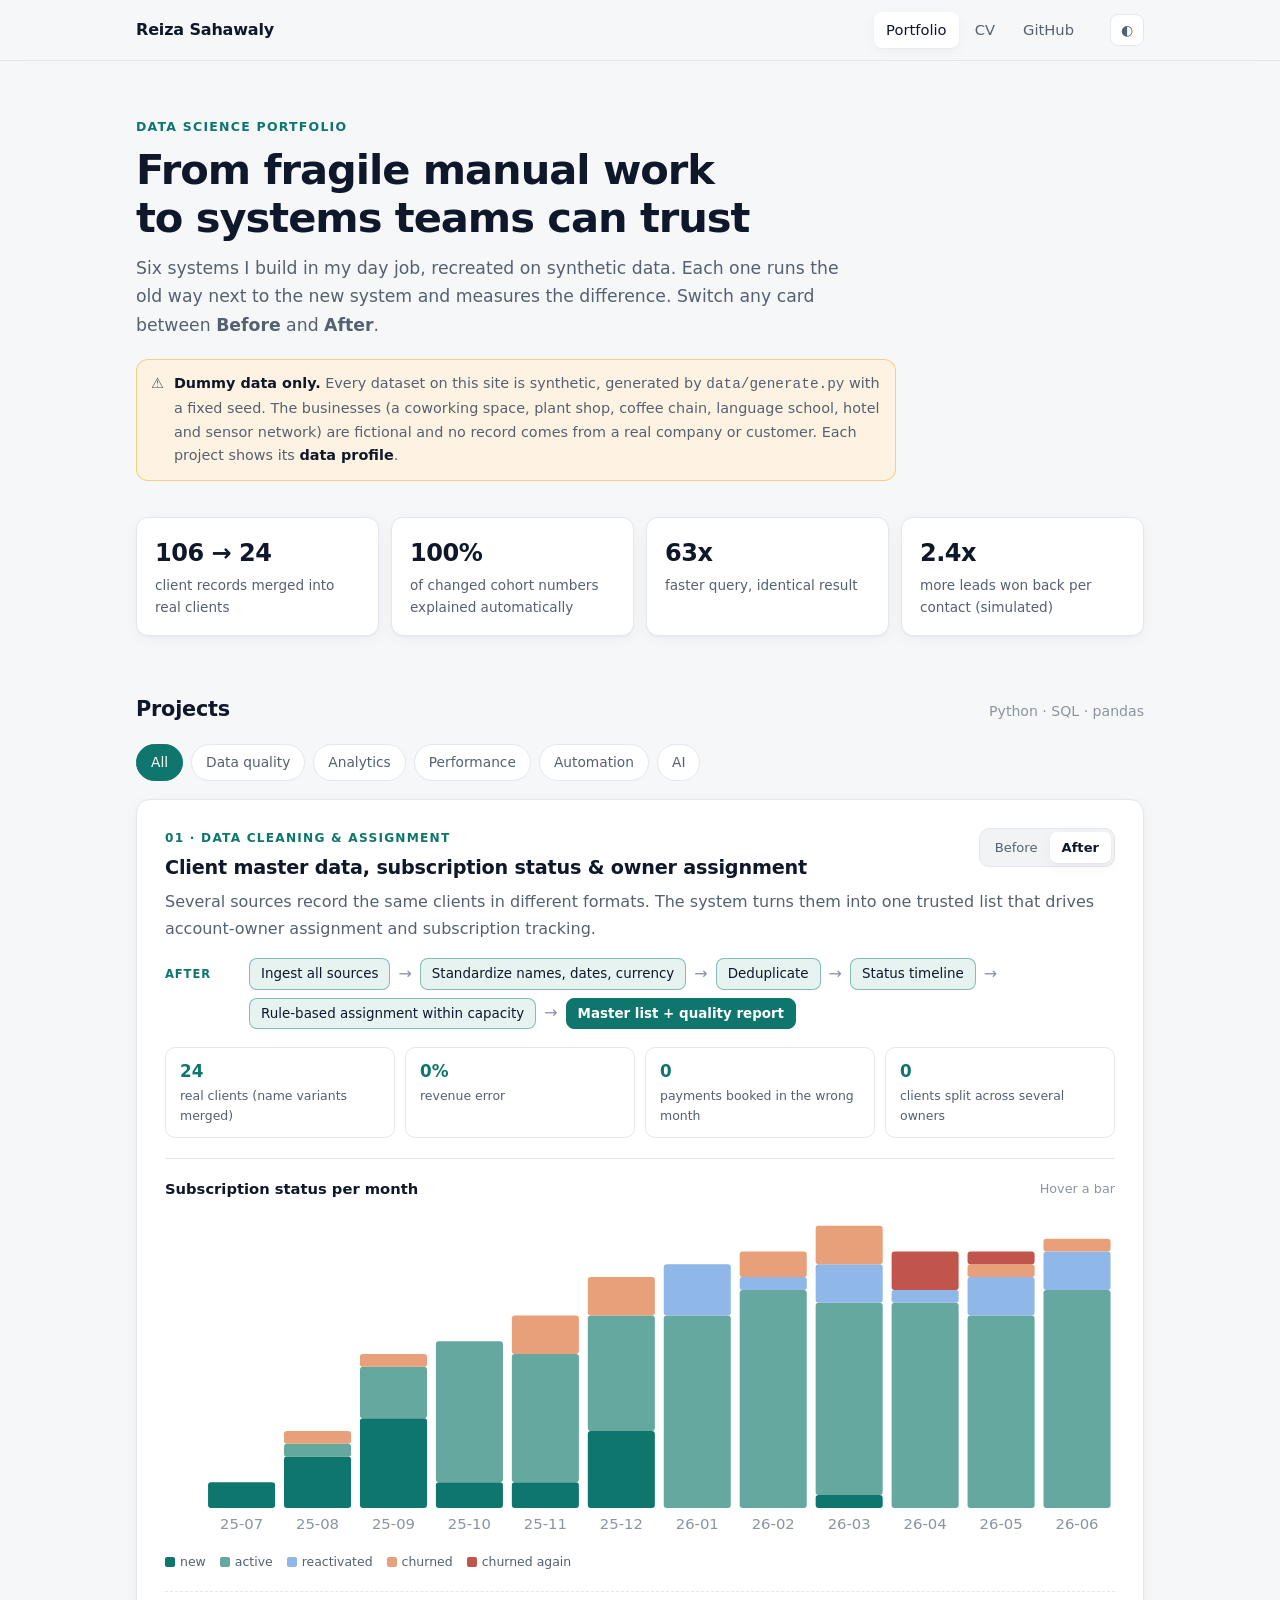
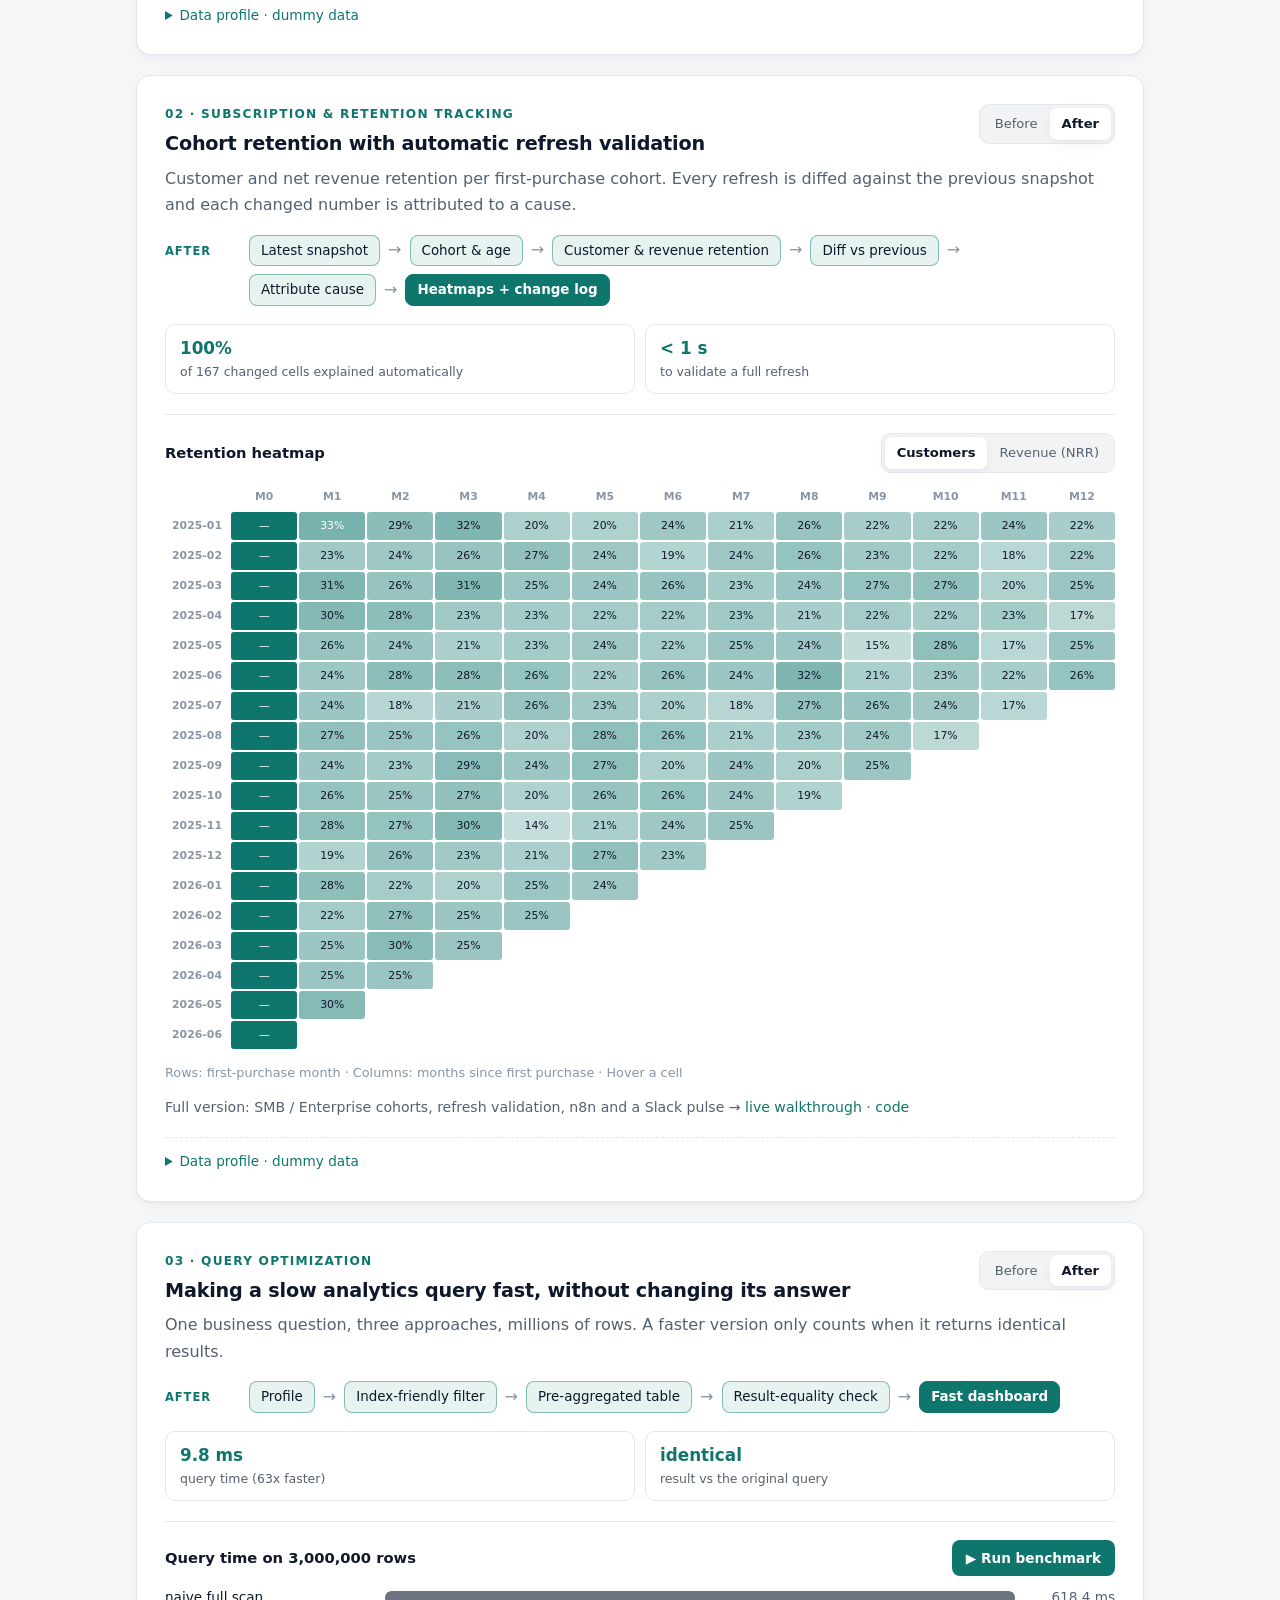
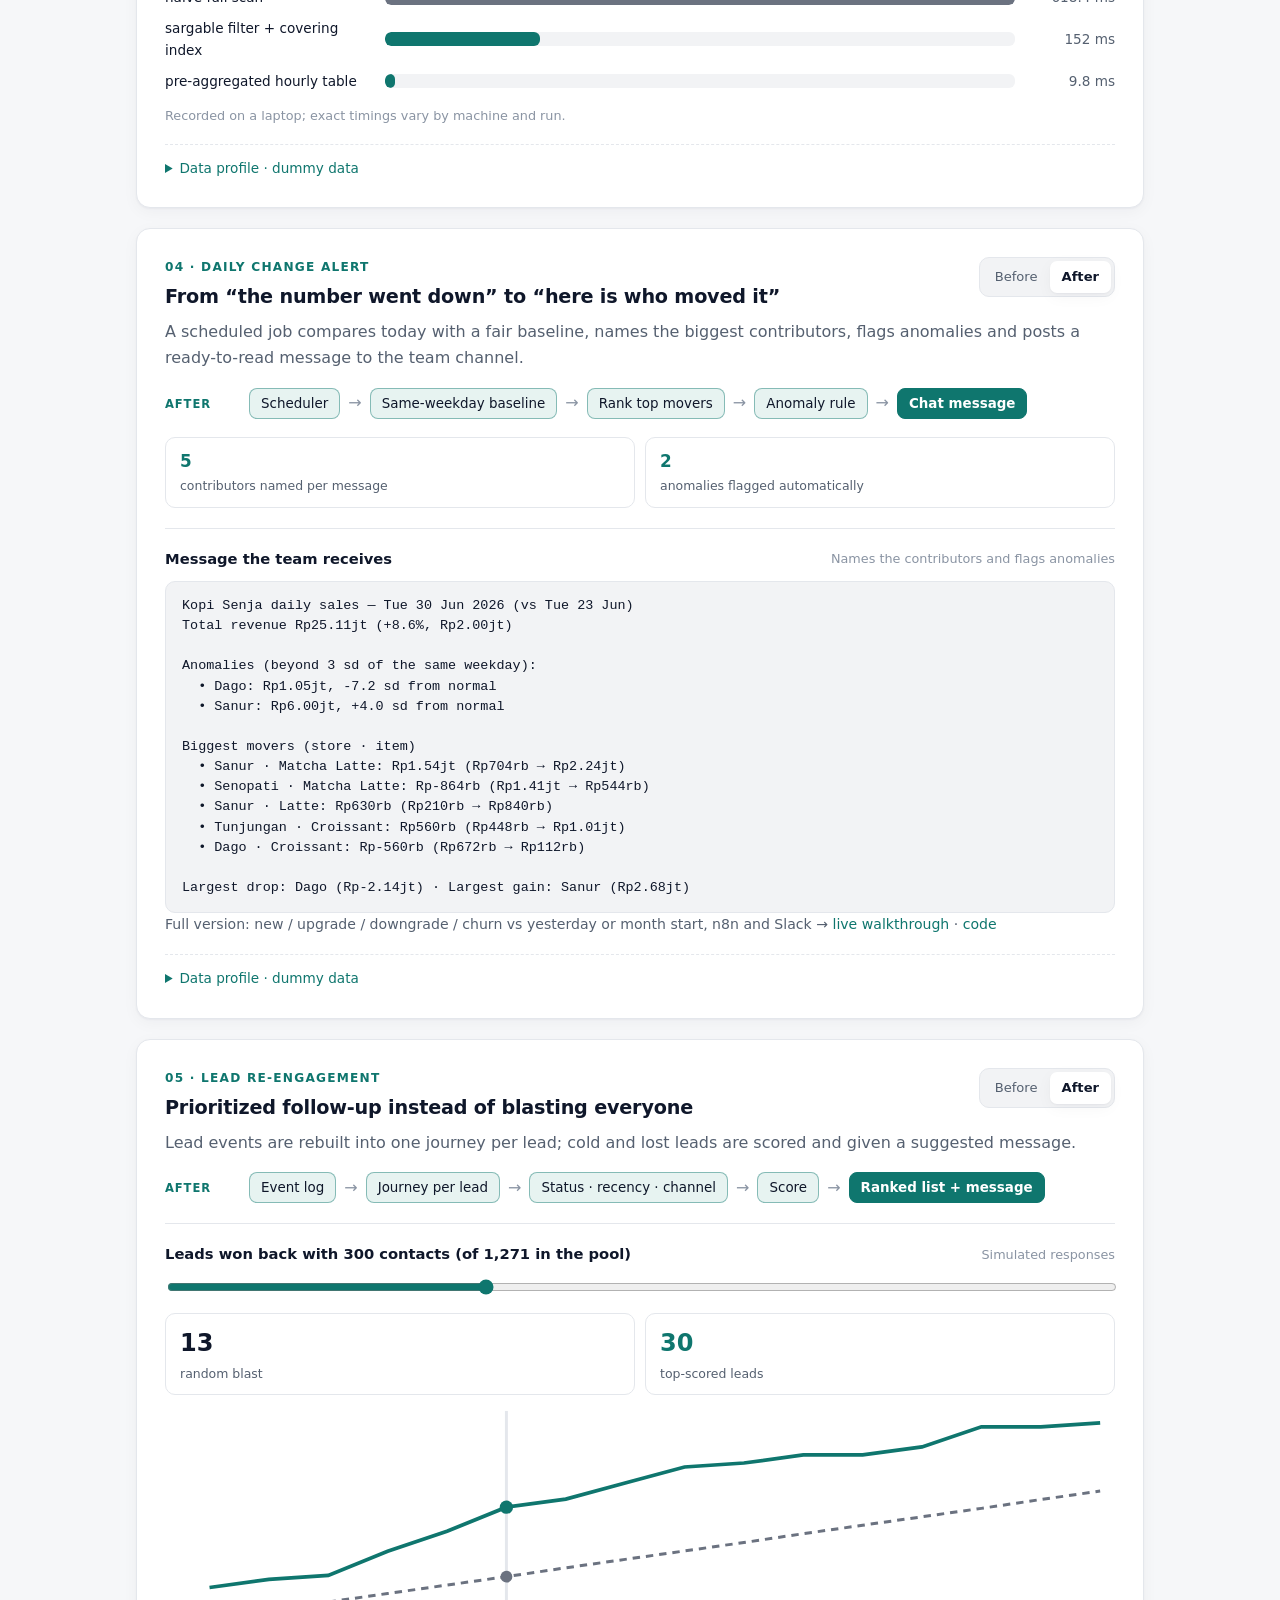
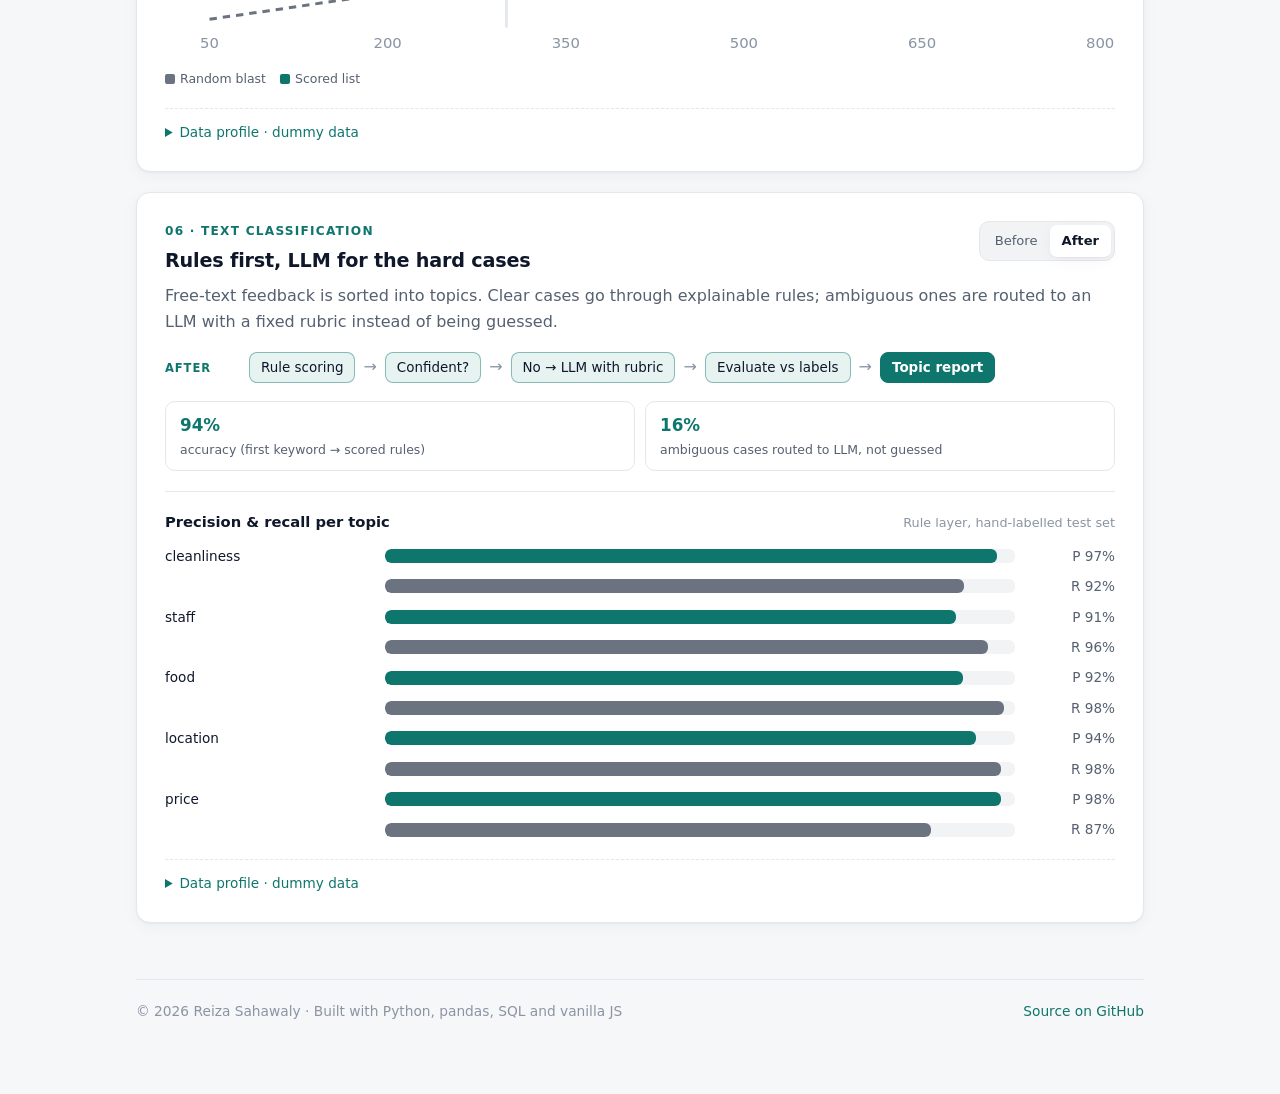
<file: docs/index.html>
<!doctype html>
<html lang="en">
<head>
<meta charset="utf-8">
<meta name="viewport" content="width=device-width, initial-scale=1">
<title>Reiza Sahawaly — Data Portfolio</title>
<meta name="description" content="Six data systems with measured before/after: data cleaning, subscription tracking, query optimization, alerting, lead scoring and LLM classification. Synthetic data.">
<link rel="stylesheet" href="style.css">
</head>
<body>
<div class="topbar"><div class="inner">
  <a class="brand" href="index.html">Reiza Sahawaly</a>
  <nav class="nav"><a class="active" href="index.html">Portfolio</a><a href="cv.html">CV</a><a href="https://github.com/reizaa/data-portfolio">GitHub</a></nav>
  <button class="theme-btn" id="theme" type="button" aria-label="Toggle dark mode">◐</button>
</div></div>

<main>
  <div class="eyebrow">Data Science Portfolio</div>
  <h1>From fragile manual work<br>to systems teams can trust</h1>
  <p class="lead">Six systems I build in my day job, recreated on synthetic data. Each one runs the old way next to the
     new system and measures the difference. Switch any card between <b>Before</b> and <b>After</b>.</p>
  <div class="dummy" role="note"><span>⚠️</span><div><b>Dummy data only.</b> Every dataset on this site is synthetic, generated by <code>data/generate.py</code> with a fixed seed. The businesses (a coworking space, plant shop, coffee chain, language school, hotel and sensor network) are fictional and no record comes from a real company or customer. Each project shows its <b>data profile</b>.</div></div>

  <div class="stats" id="stats"></div>

  <div class="section-title"><h2>Projects</h2><span>Python · SQL · pandas</span></div>
  <div class="filters" role="group" aria-label="Filter projects">
    <button class="chip" data-f="all" aria-pressed="true">All</button>
    <button class="chip" data-f="quality" aria-pressed="false">Data quality</button>
    <button class="chip" data-f="analytics" aria-pressed="false">Analytics</button>
    <button class="chip" data-f="performance" aria-pressed="false">Performance</button>
    <button class="chip" data-f="automation" aria-pressed="false">Automation</button>
    <button class="chip" data-f="ai" aria-pressed="false">AI</button>
  </div>

  <section class="grid" id="projects">

    <!-- 01 -->
    <article class="card" data-tags="quality automation" data-mode="after">
      <div class="card-head"><div><div class="num">01 · Data cleaning &amp; assignment</div>
        <h3>Client master data, subscription status &amp; owner assignment</h3></div>
        <div class="seg"><button data-m="before">Before</button><button data-m="after">After</button></div></div>
      <p>Several sources record the same clients in different formats. The system turns them into one trusted list that
         drives account-owner assignment and subscription tracking.</p>
      <div class="flow-row is-old"><div class="flow-label">BEFORE</div><ul class="flow old">
        <li><span class="box">Export each source</span></li><li><span class="box">Paste into one sheet</span></li>
        <li><span class="box">Lookup by hand</span></li><li><span class="box">Assign owners manually</span></li></ul></div>
      <p class="pain">Same client under several names · mixed formats · duplicates counted twice</p>
      <div class="flow-row is-new"><div class="flow-label new">AFTER</div><ul class="flow new">
        <li><span class="box">Ingest all sources</span></li><li><span class="box">Standardize names, dates, currency</span></li>
        <li><span class="box">Deduplicate</span></li><li><span class="box">Status timeline</span></li>
        <li><span class="box">Rule-based assignment within capacity</span></li><li><span class="box out">Master list + quality report</span></li></ul></div>
      <div class="impact" id="p01-impact"></div>
      <div class="viz"><div class="viz-head"><h4>Subscription status per month</h4><span class="hint">Hover a bar</span></div>
        <div id="p01-chart"></div><div class="legend" id="p01-legend"></div></div>
    <details class="profile"><summary>Data profile · dummy data</summary><div id="p01-profile"></div></details>
    </article>

    <!-- 02 -->
    <article class="card" data-tags="analytics automation" data-mode="after">
      <div class="card-head"><div><div class="num">02 · Subscription &amp; retention tracking</div>
        <h3>Cohort retention with automatic refresh validation</h3></div>
        <div class="seg"><button data-m="before">Before</button><button data-m="after">After</button></div></div>
      <p>Customer and net revenue retention per first-purchase cohort. Every refresh is diffed against the previous
         snapshot and each changed number is attributed to a cause.</p>
      <div class="flow-row is-old"><div class="flow-label">BEFORE</div><ul class="flow old">
        <li><span class="box">Rebuild cohort table</span></li><li><span class="box">Compare versions by eye</span></li>
        <li><span class="box">Ask around why numbers moved</span></li></ul></div>
      <p class="pain">Old cohorts change silently · no audit trail</p>
      <div class="flow-row is-new"><div class="flow-label new">AFTER</div><ul class="flow new">
        <li><span class="box">Latest snapshot</span></li><li><span class="box">Cohort &amp; age</span></li>
        <li><span class="box">Customer &amp; revenue retention</span></li><li><span class="box">Diff vs previous</span></li>
        <li><span class="box">Attribute cause</span></li><li><span class="box out">Heatmaps + change log</span></li></ul></div>
      <div class="impact" id="p02-impact"></div>
      <div class="viz"><div class="viz-head"><h4>Retention heatmap</h4>
        <div class="seg" id="p02-toggle"><button data-v="customer" aria-pressed="true">Customers</button><button data-v="revenue" aria-pressed="false">Revenue (NRR)</button></div></div>
        <div class="heat" id="p02-heat"></div><p class="hint">Rows: first-purchase month · Columns: months since first purchase · Hover a cell</p></div>
      <p class="more">Full version: SMB / Enterprise cohorts, refresh validation, n8n and a Slack pulse → <a href="https://reizaa.github.io/saas-cohort-retention/">live walkthrough</a> · <a href="https://github.com/reizaa/saas-cohort-retention">code</a></p>
    <details class="profile"><summary>Data profile · dummy data</summary><div id="p02-profile"></div></details>
    </article>

    <!-- 03 -->
    <article class="card" data-tags="performance" data-mode="after">
      <div class="card-head"><div><div class="num">03 · Query optimization</div>
        <h3>Making a slow analytics query fast, without changing its answer</h3></div>
        <div class="seg"><button data-m="before">Before</button><button data-m="after">After</button></div></div>
      <p>One business question, three approaches, millions of rows. A faster version only counts when it returns identical results.</p>
      <div class="flow-row is-old"><div class="flow-label">BEFORE</div><ul class="flow old">
        <li><span class="box">Function on filter column</span></li><li><span class="box">Full table scan</span></li><li><span class="box">Slow dashboard</span></li></ul></div>
      <div class="flow-row is-new"><div class="flow-label new">AFTER</div><ul class="flow new">
        <li><span class="box">Profile</span></li><li><span class="box">Index-friendly filter</span></li><li><span class="box">Pre-aggregated table</span></li>
        <li><span class="box">Result-equality check</span></li><li><span class="box out">Fast dashboard</span></li></ul></div>
      <div class="impact" id="p03-impact"></div>
      <div class="viz"><div class="viz-head"><h4 id="p03-q">Query time</h4><button class="btn" id="p03-run">▶ Run benchmark</button></div>
        <div class="bars" id="p03-bars"></div><p class="hint">Recorded on a laptop; exact timings vary by machine and run.</p></div>
    <details class="profile"><summary>Data profile · dummy data</summary><div id="p03-profile"></div></details>
    </article>

    <!-- 04 -->
    <article class="card" data-tags="automation analytics" data-mode="after">
      <div class="card-head"><div><div class="num">04 · Daily change alert</div>
        <h3>From “the number went down” to “here is who moved it”</h3></div>
        <div class="seg"><button data-m="before">Before</button><button data-m="after">After</button></div></div>
      <p>A scheduled job compares today with a fair baseline, names the biggest contributors, flags anomalies and posts a
         ready-to-read message to the team channel.</p>
      <div class="flow-row is-old"><div class="flow-label">BEFORE</div><ul class="flow old">
        <li><span class="box">Daily total posted</span></li><li><span class="box">Team asks why</span></li><li><span class="box">Analyst digs manually</span></li></ul></div>
      <div class="flow-row is-new"><div class="flow-label new">AFTER</div><ul class="flow new">
        <li><span class="box">Scheduler</span></li><li><span class="box">Same-weekday baseline</span></li><li><span class="box">Rank top movers</span></li>
        <li><span class="box">Anomaly rule</span></li><li><span class="box out">Chat message</span></li></ul></div>
      <div class="impact" id="p04-impact"></div>
      <div class="viz"><div class="viz-head"><h4>Message the team receives</h4><span class="hint" id="p04-hint"></span></div>
        <pre class="msg" id="p04-msg"></pre></div>
      <p class="more">Full version: new / upgrade / downgrade / churn vs yesterday or month start, n8n and Slack → <a href="https://reizaa.github.io/revenue-change-tracker/">live walkthrough</a> · <a href="https://github.com/reizaa/revenue-change-tracker">code</a></p>
    <details class="profile"><summary>Data profile · dummy data</summary><div id="p04-profile"></div></details>
    </article>

    <!-- 05 -->
    <article class="card" data-tags="analytics automation" data-mode="after">
      <div class="card-head"><div><div class="num">05 · Lead re-engagement</div>
        <h3>Prioritized follow-up instead of blasting everyone</h3></div>
        <div class="seg"><button data-m="before">Before</button><button data-m="after">After</button></div></div>
      <p>Lead events are rebuilt into one journey per lead; cold and lost leads are scored and given a suggested message.</p>
      <div class="flow-row is-old"><div class="flow-label">BEFORE</div><ul class="flow old">
        <li><span class="box">Export all non-buyers</span></li><li><span class="box">Blast the same message</span></li></ul></div>
      <div class="flow-row is-new"><div class="flow-label new">AFTER</div><ul class="flow new">
        <li><span class="box">Event log</span></li><li><span class="box">Journey per lead</span></li><li><span class="box">Status · recency · channel</span></li>
        <li><span class="box">Score</span></li><li><span class="box out">Ranked list + message</span></li></ul></div>
      <div class="viz"><div class="viz-head"><h4>How many come back for a given outreach budget?</h4><span class="hint">Simulated responses</span></div>
        <input type="range" class="slider" id="p05-range" min="0" max="15" value="5" aria-label="Outreach budget">
        <div class="compare">
          <div class="metric"><div class="v" id="p05-rand"></div><div class="k">random blast</div></div>
          <div class="metric"><div class="v" id="p05-score" style="color:var(--accent)"></div><div class="k">top-scored leads</div></div>
        </div>
        <div id="p05-chart"></div><div class="legend"><span><i style="background:var(--old-text)"></i>Random blast</span><span><i style="background:var(--accent)"></i>Scored list</span></div></div>
    <details class="profile"><summary>Data profile · dummy data</summary><div id="p05-profile"></div></details>
    </article>

    <!-- 06 -->
    <article class="card" data-tags="ai quality" data-mode="after">
      <div class="card-head"><div><div class="num">06 · Text classification</div>
        <h3>Rules first, LLM for the hard cases</h3></div>
        <div class="seg"><button data-m="before">Before</button><button data-m="after">After</button></div></div>
      <p>Free-text feedback is sorted into topics. Clear cases go through explainable rules; ambiguous ones are routed to an
         LLM with a fixed rubric instead of being guessed.</p>
      <div class="flow-row is-old"><div class="flow-label">BEFORE</div><ul class="flow old">
        <li><span class="box">First keyword wins</span></li><li><span class="box">Silent mistakes</span></li></ul></div>
      <div class="flow-row is-new"><div class="flow-label new">AFTER</div><ul class="flow new">
        <li><span class="box">Rule scoring</span></li><li><span class="box">Confident?</span></li><li><span class="box">No → LLM with rubric</span></li>
        <li><span class="box">Evaluate vs labels</span></li><li><span class="box out">Topic report</span></li></ul></div>
      <div class="impact" id="p06-impact"></div>
      <div class="viz"><div class="viz-head"><h4>Precision &amp; recall per topic</h4><span class="hint">Rule layer, hand-labelled test set</span></div>
        <div class="bars" id="p06-bars"></div></div>
    <details class="profile"><summary>Data profile · dummy data</summary><div id="p06-profile"></div></details>
    </article>
  </section>

  <footer><span>© 2026 Reiza Sahawaly · Built with Python, pandas, SQL and vanilla JS</span>
    <a href="https://github.com/reizaa/data-portfolio">Source on GitHub</a></footer>
</main>
<div class="tip" id="tip"></div>
<script src="data.js"></script>
<script src="app.js"></script>
</body>
</html>
</file>
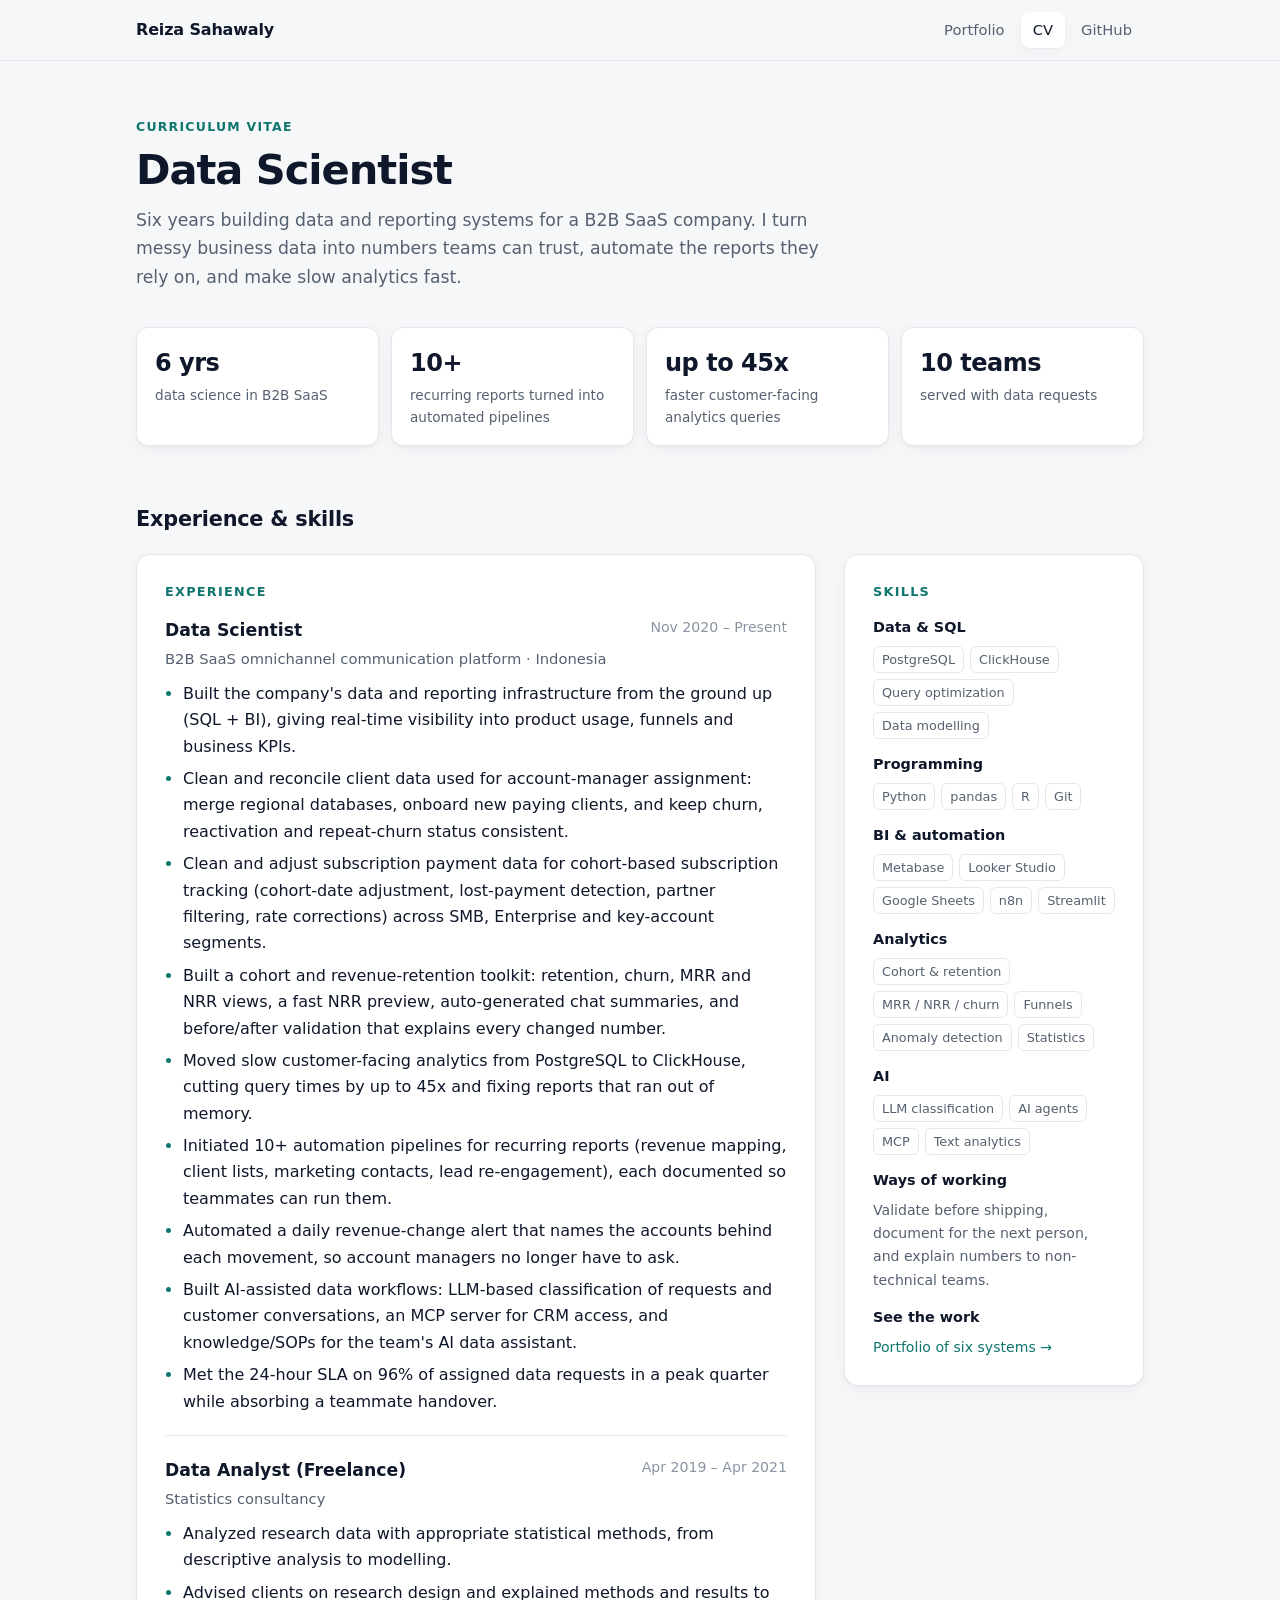
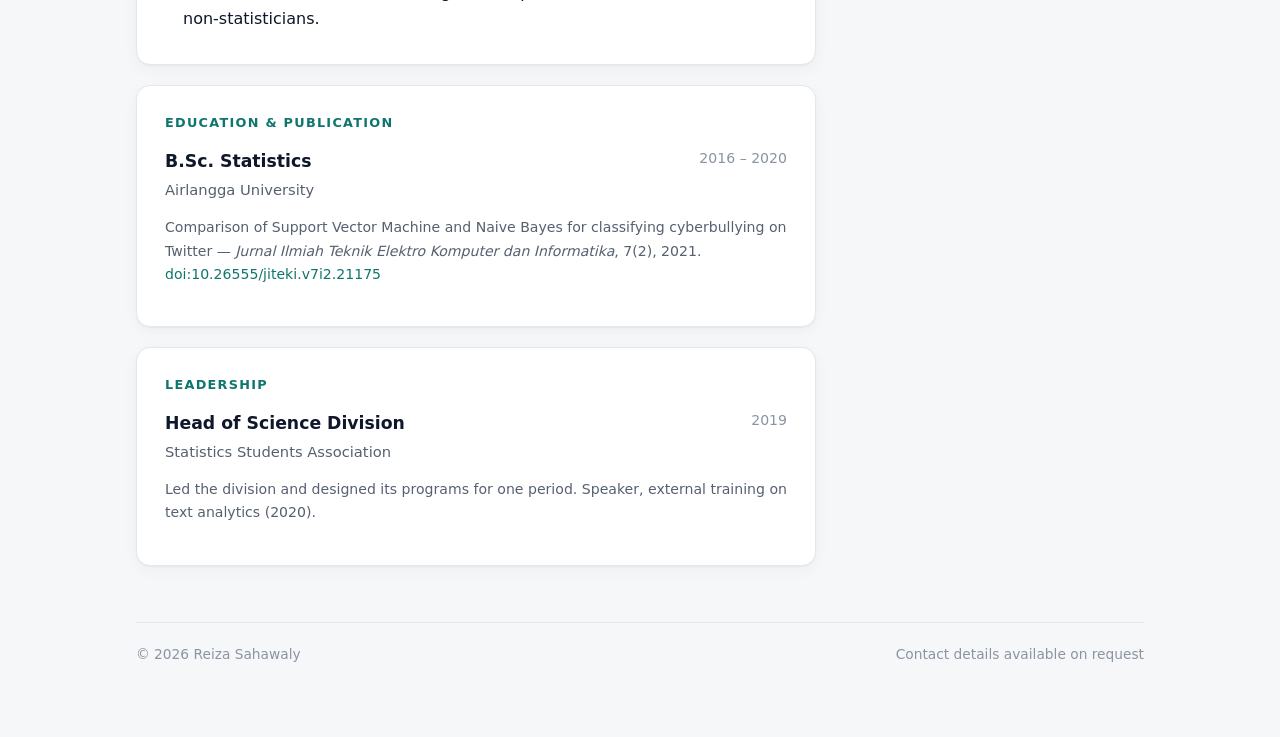
<file: docs/cv.html>
<!doctype html>
<html lang="en">
<head>
<meta charset="utf-8">
<meta name="viewport" content="width=device-width, initial-scale=1">
<title>Reiza Sahawaly — CV</title>
<meta name="description" content="Data Scientist: data cleaning and reconciliation, subscription and retention tracking, query optimization, reporting automation.">
<link rel="stylesheet" href="style.css">
<script>try { var t = localStorage.getItem("theme"); if (t) document.documentElement.dataset.theme = t; } catch (e) {}</script>
</head>
<body>
<div class="topbar"><div class="inner">
  <a class="brand" href="index.html">Reiza Sahawaly</a>
  <nav class="nav"><a href="index.html">Portfolio</a><a class="active" href="cv.html">CV</a><a href="https://github.com/reizaa/data-portfolio">GitHub</a></nav>
</div></div>

<main>
  <div class="eyebrow">Curriculum Vitae</div>
  <h1>Data Scientist</h1>
  <p class="lead">Six years building data and reporting systems for a B2B SaaS company. I turn messy business data into
     numbers teams can trust, automate the reports they rely on, and make slow analytics fast.</p>

  <div class="stats">
    <div class="stat"><div class="v">6 yrs</div><div class="k">data science in B2B SaaS</div></div>
    <div class="stat"><div class="v">10+</div><div class="k">recurring reports turned into automated pipelines</div></div>
    <div class="stat"><div class="v">up to 45x</div><div class="k">faster customer-facing analytics queries</div></div>
    <div class="stat"><div class="v">10 teams</div><div class="k">served with data requests</div></div>
  </div>

  <div class="section-title"><h2>Experience &amp; skills</h2></div>
  <div class="cv-grid">
    <div>
      <section class="cv-block">
        <h2>Experience</h2>
        <div class="job">
          <div class="role"><h3>Data Scientist</h3><span class="when">Nov 2020 – Present</span></div>
          <div class="org">B2B SaaS omnichannel communication platform · Indonesia</div>
          <ul>
            <li>Built the company's data and reporting infrastructure from the ground up (SQL + BI), giving real-time visibility into product usage, funnels and business KPIs.</li>
            <li>Clean and reconcile client data used for account-manager assignment: merge regional databases, onboard new paying clients, and keep churn, reactivation and repeat-churn status consistent.</li>
            <li>Clean and adjust subscription payment data for cohort-based subscription tracking (cohort-date adjustment, lost-payment detection, partner filtering, rate corrections) across SMB, Enterprise and key-account segments.</li>
            <li>Built a cohort and revenue-retention toolkit: retention, churn, MRR and NRR views, a fast NRR preview, auto-generated chat summaries, and before/after validation that explains every changed number.</li>
            <li>Moved slow customer-facing analytics from PostgreSQL to ClickHouse, cutting query times by up to 45x and fixing reports that ran out of memory.</li>
            <li>Initiated 10+ automation pipelines for recurring reports (revenue mapping, client lists, marketing contacts, lead re-engagement), each documented so teammates can run them.</li>
            <li>Automated a daily revenue-change alert that names the accounts behind each movement, so account managers no longer have to ask.</li>
            <li>Built AI-assisted data workflows: LLM-based classification of requests and customer conversations, an MCP server for CRM access, and knowledge/SOPs for the team's AI data assistant.</li>
            <li>Met the 24-hour SLA on 96% of assigned data requests in a peak quarter while absorbing a teammate handover.</li>
          </ul>
        </div>
        <div class="job">
          <div class="role"><h3>Data Analyst (Freelance)</h3><span class="when">Apr 2019 – Apr 2021</span></div>
          <div class="org">Statistics consultancy</div>
          <ul>
            <li>Analyzed research data with appropriate statistical methods, from descriptive analysis to modelling.</li>
            <li>Advised clients on research design and explained methods and results to non-statisticians.</li>
          </ul>
        </div>
      </section>

      <section class="cv-block">
        <h2>Education &amp; publication</h2>
        <div class="role"><h3>B.Sc. Statistics</h3><span class="when">2016 – 2020</span></div>
        <div class="org">Airlangga University</div>
        <p class="small">Comparison of Support Vector Machine and Naive Bayes for classifying cyberbullying on Twitter —
           <em>Jurnal Ilmiah Teknik Elektro Komputer dan Informatika</em>, 7(2), 2021.
           <a href="https://doi.org/10.26555/jiteki.v7i2.21175">doi:10.26555/jiteki.v7i2.21175</a></p>
      </section>

      <section class="cv-block">
        <h2>Leadership</h2>
        <div class="role"><h3>Head of Science Division</h3><span class="when">2019</span></div>
        <div class="org">Statistics Students Association</div>
        <p class="small">Led the division and designed its programs for one period. Speaker, external training on text analytics (2020).</p>
      </section>
    </div>

    <aside class="cv-block side">
      <h2>Skills</h2>
      <h4>Data &amp; SQL</h4>
      <div class="chips"><span>PostgreSQL</span><span>ClickHouse</span><span>Query optimization</span><span>Data modelling</span></div>
      <h4>Programming</h4>
      <div class="chips"><span>Python</span><span>pandas</span><span>R</span><span>Git</span></div>
      <h4>BI &amp; automation</h4>
      <div class="chips"><span>Metabase</span><span>Looker Studio</span><span>Google Sheets</span><span>n8n</span><span>Streamlit</span></div>
      <h4>Analytics</h4>
      <div class="chips"><span>Cohort &amp; retention</span><span>MRR / NRR / churn</span><span>Funnels</span><span>Anomaly detection</span><span>Statistics</span></div>
      <h4>AI</h4>
      <div class="chips"><span>LLM classification</span><span>AI agents</span><span>MCP</span><span>Text analytics</span></div>
      <h4>Ways of working</h4>
      <p class="small" style="margin:0">Validate before shipping, document for the next person, and explain numbers to non-technical teams.</p>
      <h4>See the work</h4>
      <p class="small" style="margin:0"><a href="index.html">Portfolio of six systems →</a></p>
    </aside>
  </div>

  <footer><span>© 2026 Reiza Sahawaly</span><span>Contact details available on request</span></footer>
</main>
</body>
</html>
</file>
<file: docs/style.css>
:root {
  --bg: #f6f7f9; --surface: #ffffff; --text: #0f172a; --muted: #556070; --faint: #8a94a3;
  --border: #e4e7ec; --accent: #0f766e; --accent-soft: #e7f3f1;
  --old: #f2f3f5; --old-text: #6b7280; --old-border: #cfd4db;
  --radius: 14px; --shadow: 0 1px 2px rgba(15,23,42,.04), 0 4px 16px rgba(15,23,42,.04);
}
@media (prefers-color-scheme: dark) {
  :root:not([data-theme="light"]) {
    --bg: #0d1014; --surface: #151a20; --text: #e7ebf0; --muted: #a2acba; --faint: #7a8494;
    --border: #252c35; --accent: #34d3be; --accent-soft: #10302c;
    --old: #1b2027; --old-text: #8b94a2; --old-border: #333b46; --shadow: none;
  }
}
:root[data-theme="dark"] {
  --bg: #0d1014; --surface: #151a20; --text: #e7ebf0; --muted: #a2acba; --faint: #7a8494;
  --border: #252c35; --accent: #34d3be; --accent-soft: #10302c;
  --old: #1b2027; --old-text: #8b94a2; --old-border: #333b46; --shadow: none;
}
* { box-sizing: border-box; }
html { -webkit-text-size-adjust: 100%; }
body { margin: 0; background: var(--bg); color: var(--text);
       font: 16px/1.65 Inter, system-ui, -apple-system, "Segoe UI", Roboto, sans-serif; }
a { color: var(--accent); text-decoration: none; }
a:hover { text-decoration: underline; }

/* top bar */
.topbar { position: sticky; top: 0; z-index: 10; background: color-mix(in srgb, var(--bg) 88%, transparent);
          backdrop-filter: saturate(1.4) blur(8px); border-bottom: 1px solid var(--border); }
.topbar .inner { max-width: 1040px; margin: 0 auto; padding: 12px 16px; display: flex; align-items: center; gap: 20px; }
.brand { font-weight: 700; letter-spacing: -.01em; color: var(--text); }
.nav { display: flex; gap: 4px; margin-left: auto; }
.nav a { color: var(--muted); padding: 6px 12px; border-radius: 8px; font-size: .92rem; }
.nav a:hover { background: var(--surface); text-decoration: none; color: var(--text); }
.nav a.active { color: var(--text); background: var(--surface); box-shadow: var(--shadow); }

main { max-width: 1040px; margin: 0 auto; padding: 56px 16px 72px; }
.eyebrow { color: var(--accent); font-weight: 700; font-size: .78rem; letter-spacing: .1em; text-transform: uppercase; }
h1 { font-size: clamp(1.9rem, 4vw, 2.6rem); line-height: 1.15; letter-spacing: -.025em; margin: 8px 0 12px; }
.lead { color: var(--muted); font-size: 1.08rem; max-width: 720px; margin: 0; }
.pill { display: inline-flex; align-items: center; gap: 6px; font-size: .82rem; background: var(--accent-soft); color: var(--accent);
        padding: 5px 12px; border-radius: 999px; margin-top: 18px; font-weight: 500; }
.tags { display: flex; flex-wrap: wrap; gap: 8px; margin: 22px 0 0; padding: 0; list-style: none; }
.tags li { border: 1px solid var(--border); background: var(--surface); border-radius: 8px; padding: 4px 10px; font-size: .84rem; color: var(--muted); }

.section-title { display: flex; align-items: baseline; justify-content: space-between; gap: 12px; margin: 56px 0 18px; }
.section-title h2 { font-size: 1.3rem; margin: 0; letter-spacing: -.01em; }
.section-title span { color: var(--faint); font-size: .88rem; }

/* summary stats */
.stats { display: grid; grid-template-columns: repeat(auto-fit, minmax(200px, 1fr)); gap: 12px; margin-top: 36px; }
.stat { background: var(--surface); border: 1px solid var(--border); border-radius: 12px; padding: 16px 18px; box-shadow: var(--shadow); }
.stat .v { font-size: 1.5rem; font-weight: 700; letter-spacing: -.02em; }
.stat .k { color: var(--muted); font-size: .85rem; }

/* project cards */
.grid { display: grid; gap: 20px; }
.card { background: var(--surface); border: 1px solid var(--border); border-radius: var(--radius); padding: 28px; box-shadow: var(--shadow); }
.card .num { color: var(--accent); font-weight: 700; font-size: .76rem; letter-spacing: .1em; text-transform: uppercase; }
.card h3 { margin: 4px 0 6px; font-size: 1.2rem; letter-spacing: -.01em; }
.card > p { margin: 0 0 16px; color: var(--muted); }
.card .code { font-size: .85rem; margin-top: 16px; }

.flow-row { display: grid; grid-template-columns: 74px 1fr; gap: 10px; align-items: start; margin: 10px 0; }
.flow-label { font-size: .72rem; font-weight: 700; letter-spacing: .08em; padding-top: 7px; color: var(--faint); }
.flow-label.new { color: var(--accent); }
.flow { display: flex; flex-wrap: wrap; gap: 8px 0; align-items: center; margin: 0; padding: 0; list-style: none; }
.flow li { display: flex; align-items: center; }
.flow li:not(:last-child)::after { content: "→"; margin: 0 8px; color: var(--faint); }
.box { padding: 6px 11px; border-radius: 8px; font-size: .84rem; line-height: 1.3; }
.old .box { background: var(--old); color: var(--old-text); border: 1px dashed var(--old-border); }
.new .box { background: var(--accent-soft); color: var(--text); border: 1px solid color-mix(in srgb, var(--accent) 45%, transparent); }
.new .box.out { background: var(--accent); color: var(--surface); border-color: var(--accent); font-weight: 600; }
.pain { font-size: .8rem; color: var(--old-text); margin: 0 0 4px 84px; font-style: italic; }

.impact { display: grid; grid-template-columns: repeat(auto-fit, minmax(190px, 1fr)); gap: 10px; margin-top: 18px; }
.metric { border: 1px solid var(--border); border-radius: 10px; padding: 10px 14px; }
.metric .v { font-size: 1.05rem; font-weight: 700; }
.metric .v s { color: var(--faint); font-weight: 400; margin-right: 8px; }
.metric .v b { color: var(--accent); }
.metric .k { font-size: .78rem; color: var(--muted); }
details { margin-top: 16px; }
summary { cursor: pointer; color: var(--accent); font-size: .9rem; }
img { width: 100%; height: auto; border-radius: 10px; border: 1px solid var(--border); background: #fff; margin-top: 10px; }

/* CV */
.cv-grid { display: grid; grid-template-columns: 1fr 300px; gap: 28px; align-items: start; }
.cv-block { background: var(--surface); border: 1px solid var(--border); border-radius: var(--radius); padding: 26px 28px; box-shadow: var(--shadow); }
.cv-block + .cv-block { margin-top: 20px; }
.cv-block h2 { font-size: .8rem; letter-spacing: .1em; text-transform: uppercase; color: var(--accent); margin: 0 0 14px; }
.role { display: flex; justify-content: space-between; gap: 12px; flex-wrap: wrap; }
.role h3 { margin: 0; font-size: 1.08rem; }
.role .when { color: var(--faint); font-size: .88rem; white-space: nowrap; }
.org { color: var(--muted); font-size: .92rem; margin: 2px 0 10px; }
.cv-block ul { margin: 0; padding-left: 18px; }
.cv-block li { margin: 6px 0; }
.cv-block li::marker { color: var(--accent); }
.job + .job { border-top: 1px solid var(--border); margin-top: 20px; padding-top: 20px; }
.side h4 { margin: 14px 0 6px; font-size: .9rem; }
.side h4:first-of-type { margin-top: 0; }
.chips { display: flex; flex-wrap: wrap; gap: 6px; }
.chips span { font-size: .8rem; border: 1px solid var(--border); border-radius: 6px; padding: 2px 8px; color: var(--muted); }
.small { font-size: .88rem; color: var(--muted); }

footer { margin-top: 56px; padding-top: 20px; border-top: 1px solid var(--border); color: var(--faint); font-size: .86rem;
         display: flex; justify-content: space-between; gap: 12px; flex-wrap: wrap; }

@media (max-width: 820px) { .cv-grid { grid-template-columns: 1fr; } }
@media (max-width: 560px) {
  main { padding-top: 36px; }
  .card, .cv-block { padding: 20px; }
  .flow-row { grid-template-columns: 1fr; gap: 4px; }
  .flow-label { padding-top: 0; }
  .pain { margin-left: 0; }
  .topbar .inner { gap: 8px; }
  .nav a { padding: 6px 8px; }
}
@media print {
  .topbar, footer { display: none; }
  body { background: #fff; }
  .card, .cv-block { box-shadow: none; break-inside: avoid; }
}

/* ---- interactive components ---- */
.filters { display: flex; flex-wrap: wrap; gap: 8px; margin: 0 0 18px; }
.chip { border: 1px solid var(--border); background: var(--surface); color: var(--muted); border-radius: 999px;
        padding: 6px 14px; font: inherit; font-size: .86rem; cursor: pointer; transition: all .15s; }
.chip:hover { color: var(--text); }
.chip[aria-pressed="true"] { background: var(--accent); border-color: var(--accent); color: var(--surface); }
.card[hidden] { display: none; }
.card-head { display: flex; justify-content: space-between; align-items: flex-start; gap: 16px; flex-wrap: wrap; }
.seg { display: inline-flex; background: var(--old); border: 1px solid var(--border); border-radius: 10px; padding: 3px; }
.seg button { font: inherit; font-size: .82rem; border: 0; background: transparent; color: var(--muted);
              padding: 5px 12px; border-radius: 7px; cursor: pointer; }
.seg button[aria-pressed="true"] { background: var(--surface); color: var(--text); box-shadow: var(--shadow); font-weight: 600; }
.card[data-mode="before"] .flow-row.is-new, .card[data-mode="after"] .flow-row.is-old,
.card[data-mode="after"] .pain { display: none; }
.card[data-mode="before"] .metric .v b, .card[data-mode="after"] .metric .v s { display: none; }
.card[data-mode="before"] .metric .v s { color: var(--old-text); font-weight: 700; text-decoration: none; margin: 0; }
.fade { animation: fade .25s ease; }
@keyframes fade { from { opacity: 0; transform: translateY(3px); } to { opacity: 1; transform: none; } }
.viz { margin-top: 20px; border-top: 1px solid var(--border); padding-top: 18px; }
.viz-head { display: flex; justify-content: space-between; align-items: center; gap: 12px; flex-wrap: wrap; margin-bottom: 10px; }
.viz-head h4 { margin: 0; font-size: .92rem; }
.hint { color: var(--faint); font-size: .8rem; }
.btn { font: inherit; font-size: .85rem; background: var(--accent); color: var(--surface); border: 0; border-radius: 8px;
       padding: 7px 14px; cursor: pointer; font-weight: 600; }
.btn:disabled { opacity: .55; cursor: default; }
.heat { display: grid; gap: 2px; font-size: .68rem; overflow-x: auto; }
.heat div { padding: 5px 0; text-align: center; border-radius: 3px; min-width: 34px; }
.heat .h { color: var(--faint); font-weight: 600; }
.heat .c:hover { outline: 2px solid var(--text); }
.tip { position: fixed; pointer-events: none; background: var(--text); color: var(--bg); font-size: .78rem; padding: 6px 9px;
       border-radius: 6px; z-index: 50; opacity: 0; transition: opacity .1s; max-width: 240px; }
.bars .row { display: grid; grid-template-columns: 210px 1fr 90px; gap: 10px; align-items: center; margin: 8px 0; font-size: .85rem; }
.bars .track { background: var(--old); border-radius: 6px; height: 14px; overflow: hidden; }
.bars .fill { height: 100%; width: 0; background: var(--accent); border-radius: 6px; transition: width .9s cubic-bezier(.2,.8,.2,1); }
.bars .fill.slow { background: var(--old-text); }
.bars .val { text-align: right; font-variant-numeric: tabular-nums; color: var(--muted); }
.msg { background: var(--old); border: 1px solid var(--border); border-radius: 10px; padding: 14px 16px; font-size: .84rem;
       white-space: pre-wrap; font-family: ui-monospace, SFMono-Regular, Consolas, monospace; line-height: 1.5; margin: 0; }
.slider { width: 100%; accent-color: var(--accent); }
.compare { display: grid; grid-template-columns: 1fr 1fr; gap: 10px; margin: 10px 0; }
.compare .metric .v { font-size: 1.5rem; }
svg text { fill: var(--faint); font-size: 10px; font-family: inherit; }
.legend { display: flex; gap: 14px; flex-wrap: wrap; font-size: .78rem; color: var(--muted); margin-top: 6px; }
.legend i { display: inline-block; width: 10px; height: 10px; border-radius: 2px; margin-right: 5px; vertical-align: -1px; }
.theme-btn { border: 1px solid var(--border); background: var(--surface); color: var(--muted); border-radius: 8px;
             width: 34px; height: 32px; cursor: pointer; font-size: .9rem; margin-left: 4px; }
@media (max-width: 560px) { .bars .row { grid-template-columns: 1fr 70px; } .bars .row .name { grid-column: 1 / -1; } }
@media (prefers-reduced-motion: reduce) { .bars .fill, .fade { transition: none; animation: none; } }

/* dummy-data notice + data profile */
.dummy { display: flex; gap: 10px; align-items: flex-start; margin-top: 20px; max-width: 760px; font-size: .9rem; color: var(--muted);
         background: color-mix(in srgb, #f59e0b 12%, var(--surface)); border: 1px solid color-mix(in srgb, #f59e0b 45%, transparent);
         border-radius: 12px; padding: 12px 14px; }
.dummy b { color: var(--text); }
details.profile { margin-top: 18px; border-top: 1px dashed var(--border); padding-top: 12px; }
details.profile summary { font-size: .85rem; }
.pf-meta { font-size: .82rem; color: var(--muted); margin: 10px 0 6px; }
.pf-meta code, .pf-table td:first-child { font-family: ui-monospace, SFMono-Regular, Consolas, monospace; }
.pf-table { width: 100%; border-collapse: collapse; font-size: .8rem; margin-bottom: 8px; }
.pf-table td { padding: 4px 0; border-bottom: 1px solid var(--border); vertical-align: top; color: var(--muted); }
.pf-table td:first-child { color: var(--text); padding-right: 12px; white-space: nowrap; }
.more { font-size: .88rem; color: var(--muted); margin: 14px 0 0; }
</file>
